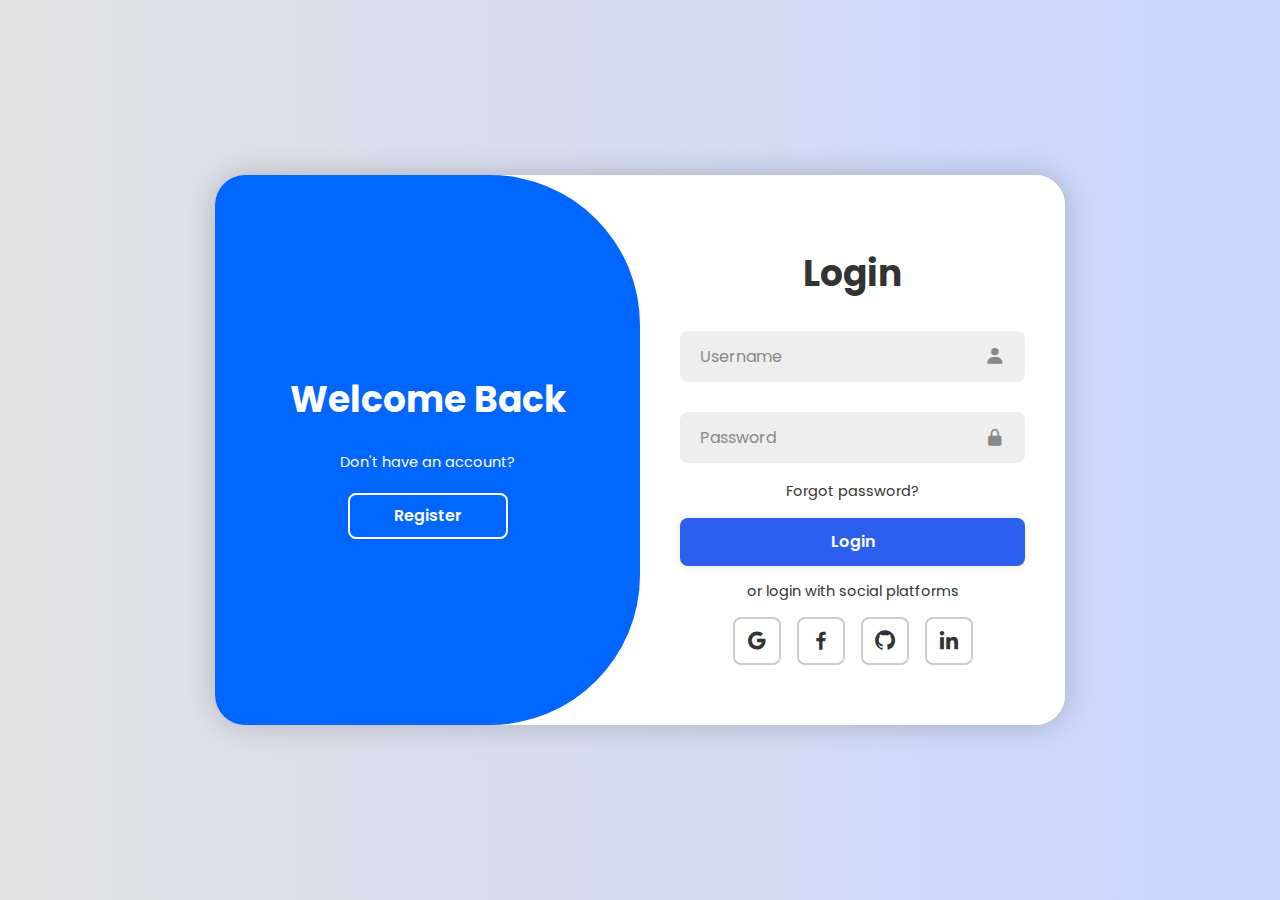
<file: Forms.html>
<!DOCTYPE html>
<html lang="en">
<head>
    <meta charset="UTF-8">
    <meta name="viewport" content="width=device-width, initial-scale=1.0">
    <title>Register</title>
    <link rel="stylesheet" href="https://unpkg.com/boxicons@2.1.4/css/boxicons.min.css">
    <link rel="stylesheet" href="CSS/Forms.css">
</head>
<body>

    <div class="container">
        <div class="form-box register">
            <form action="">
                <h1>Register</h1>
                <div class="input-box">
                    <input type="text" placeholder="Enter first name" required>
                    <i class='bx bxs-user'></i>
                </div>
                <div class="input-box">
                    <input type="text" placeholder="Enter last name" required>
                    <i class='bx bxs-user'></i>
                </div>
                <div class="input-box">
                    <input type="email" placeholder="Enter your email" required>
                    <i class='bx bxs-envelope'></i>
                </div>
                <div class="input-box">
                    <input type="password" placeholder="Password" required>
                    <i class='bx bxs-lock-alt'></i>
                </div>
                <button type="submit" class="btn"><a href="Home.html">Register</a></button>
                <p>or Register with social platforms</p>
                <div class="social-icons">
                    <a href="#"><i class='bx bxl-google'></i></a>
                    <a href="#"><i class='bx bxl-facebook'></i></a>
                    <a href="#"><i class='bx bxl-github'></i></a>
                    <a href="#"><i class='bx bxl-linkedin'></i></a>
                </div>
            </form>
        </div>

        <div class="form-box login">
            <form action="">
                <h1>Login</h1>
                <div class="input-box">
                    <input type="text" placeholder="Username" required>
                    <i class='bx bxs-user'></i>
                </div>
                <div class="input-box">
                    <input type="password" placeholder="Password" required>
                    <i class='bx bxs-lock-alt'></i>
                </div>
                <div class="forgot-link">
                    <a href="#">Forgot password?</a>
                </div>
                <button type="submit" class="btn"><a href="Home.html">Login</a></button>
                <p>or login with social platforms</p>
                <div class="social-icons">
                    <a href="#"><i class='bx bxl-google'></i></a>
                    <a href="#"><i class='bx bxl-facebook'></i></a>
                    <a href="#"><i class='bx bxl-github'></i></a>
                    <a href="#"><i class='bx bxl-linkedin'></i></a>
                </div>
            </form>
        </div>

        <div class="toggle-box">
            <div class="toggle-pannel toggle-left">
                <h1>Welcome Back</h1>
                <p>Don't have an account?</p>
                <button class="btn register-btn">Register</button>
            </div>
            <div class="toggle-pannel toggle-right">
                <h1>Start your journey by creating an account</h1>
                <p>Already, have an account?</p>
                <button class="btn login-btn">Login</button>
            </div>
        </div>
    </div>
</body>
</html>

<script src="JS/Forms.js"></script>
</file>
<file: CSS/Forms.css>
@import url('https://fonts.googleapis.com/css2?family=Poppins:light@300;400;500;600;700;800;900&display=swap');

* {
    margin: 0;
    padding: 0;
    box-sizing: border-box;
    font-family: 'Poppins', sans-serif;
}

body {
    display: flex;
    justify-content: center;
    align-items: center;
    min-height: 100vh;
    background: linear-gradient(90deg, #e2e2e2, #c9d6ff);
}

.container {
    position: relative;
    width: 850px;
    height: 550px;
    background: #fff;
    border-radius: 30px;
    box-shadow: 0 0 30px rgba(0, 0, 0, 0.2);
    margin: 20px;
    overflow: hidden;
}

/* Form Boxes */
.form-box {
    position: absolute;
    right: 0;
    width: 50%;
    height: 100%;
    background: #fff;
    display: none;
    align-items: center;
    color: #333;
    text-align: center;
    padding: 40px;
    z-index: 1;
    transition: 0.6s ease-in-out 1.2s, visibility 0s 1s;
}

.container.active .form-box {
    right: 50%;
}

.form-box.register {
    visibility: hidden;
}

.container .form-box.register {
    display: flex;
}

.container.active .form-box.register {
    visibility: visible;
}

.container .form-box.login {
    display: flex;
}

.container.active .form-box.login {
    display: none;
}

/* Form Content */
form {
    width: 100%;
}

.container h1 {
    font-size: 36px;
    margin: 10px 0;
}

.input-box {
    position: relative;
    margin: 30px 0;
}

.input-box input {
    width: 100%;
    padding: 13px 50px 13px 20px;
    background: #eee;
    border-radius: 8px;
    border: none;
    outline: none;
    font-size: 16px;
    color: #333;
    font-weight: 500;
}

.input-box input::placeholder {
    color: #888;
    font-weight: 400;
}

.input-box i {
    position: absolute;
    right: 20px;
    top: 50%;
    transform: translateY(-50%);
    font-size: 20px;
    color: #888;
}

.forgot-link {
    margin: -15px 0 15px;
}

.forgot-link a {
    font-size: 14.5px;
    color: #333;
    text-decoration: none;
}

.btn {
    width: 100%;
    height: 48px;
    background: #2b5fee;
    border-radius: 8px;
    box-shadow: 0 0 10px rgba(0, 0, 0, 0.1);
    border: none;
    cursor: pointer;
    font-size: 16px;
    color: #fff;
    font-weight: 600;
}

.container p {
    font-size: 14.5px;
    margin: 15px 0;
}

/* Social Icons */
.social-icons {
    display: flex;
    justify-content: center;
}

.social-icons a {
    display: inline-flex;
    padding: 10px;
    border: 2px solid #ccc;
    border-radius: 8px;
    font-size: 24px;
    color: #333;
    text-decoration: none;
    margin: 0 8px;
}

a{
    text-decoration: none;
    color:white;
}

/* Toggle Box */
.toggle-box {
    position: absolute;
    width: 100%;
    height: 100%;
}

.toggle-box::before {
    content: '';
    position: absolute;
    left: -250%;
    width: 300%;
    height: 100%;
    background: #0066ff;
    border-radius: 150px;
    z-index: 2;
    transition: 1.8s ease-in-out;
}

.container.active .toggle-box::before {
    left: 50%;
}

/* Toggle Panel */
.toggle-pannel {
    position: absolute;
    width: 50%;
    height: 100%;
    color: #fff;
    display: flex;
    flex-direction: column;
    justify-content: center;
    align-items: center;
    z-index: 2;
    transition: 0.6s ease-in-out;
}

.toggle-pannel.toggle-left {
    left: 0;
    transition-delay: 1.2s;
}

.container.active .toggle-pannel.toggle-left {
    left: -50%;
    transition-delay: 0.6s;
}

.toggle-pannel.toggle-right {
    right: -50%;
    transition-delay: 0.6s;
}

.container.active .toggle-pannel.toggle-right {
    right: 0;
    transition-delay: 1.2s;
}

.toggle-pannel p {
    margin-bottom: 20px;
}

.toggle-pannel .btn {
    width: 160px;
    height: 46px;
    background: transparent;
    border: 2px solid #fff;
    box-shadow: none;
}

/* Responsive Styles */
@media screen and (max-width: 650px) {
    .container {
        height: calc(100vh - 40px);
    }

    .form-box {
        bottom: 0;
        width: 100%;
        height: 70%;
    }

    .container.active .form-box {
        right: 0;
        bottom: 30%;
    }

    .toggle-box::before {
        left: 0;
        top: -270%;
        width: 100%;
        height: 300%;
        border-radius: 20vw;
    }

    .container.active .toggle-box::before {
        left: 0;
        top: 70%;
    }

    .toggle-pannel {
        font-weight: 100%;
        height: 30%;
    }

    .toggle-pannel.toggle-left {
        top: 0;
    }

    .container.active .toggle-pannel.toggle-left {
        left: 0;
        top: -30%;
    }

    .toggle-pannel.toggle-right {
        right: 0;
        bottom: -30%;
    }

    .container.active .toggle-pannel.toggle-right {
        bottom: 0;
    }
}

@media screen and (max-width: 400px) {
    .form-box {
        padding: 20px;
    }

    .toggle-pannel h1 {
        font-size: 30px;
    }
}
</file>
